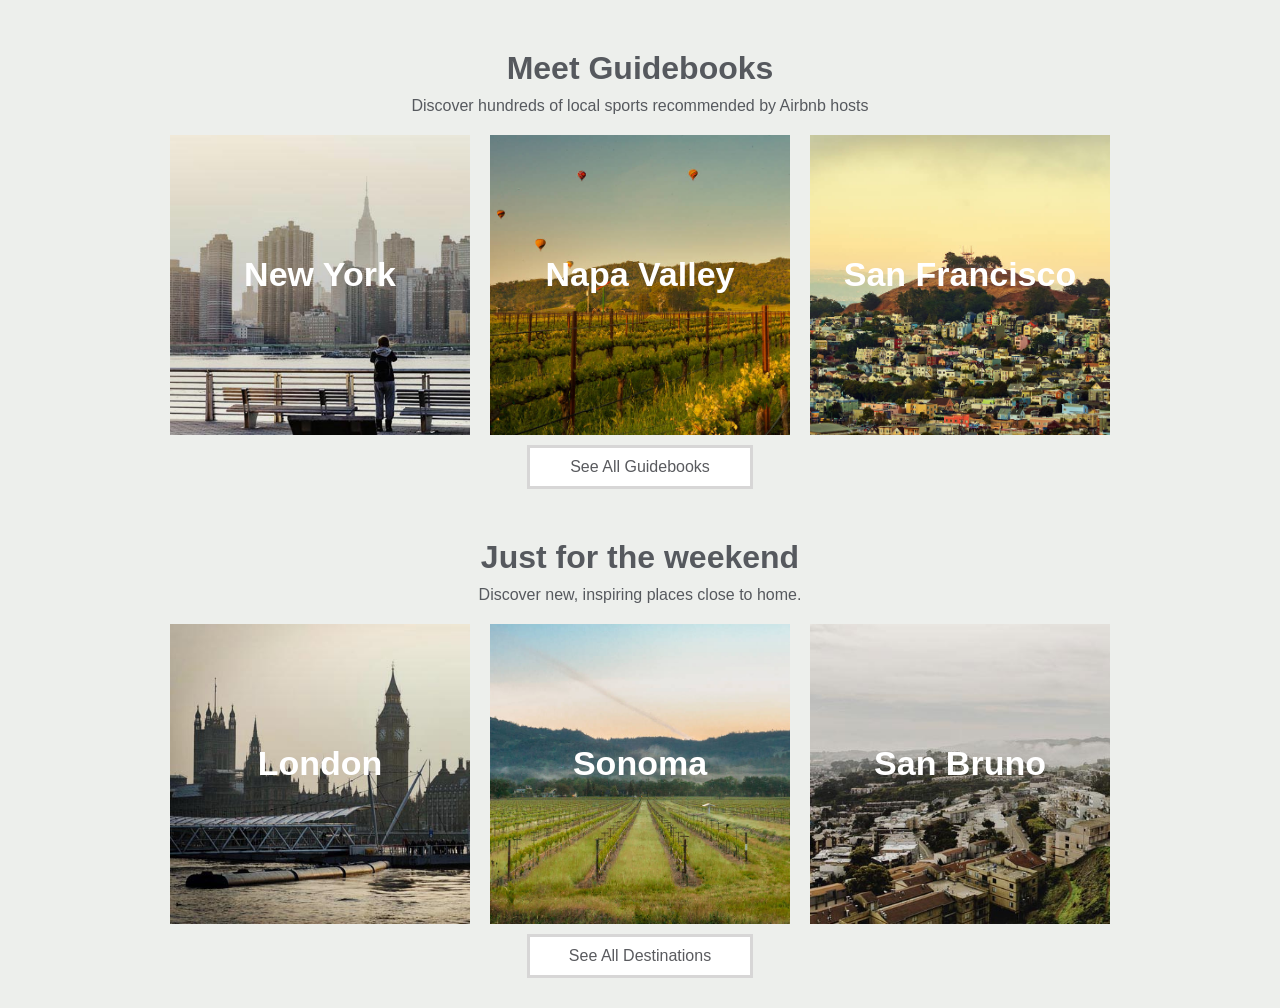
<file: index.html>
<!DOCTYPE html>
<html lang="en">
<head>
  <meta charset="UTF-8">
  <meta name="viewport" content="width=device-width, initial-scale=1">
  <link rel="stylesheet" type="text/css" href="css/style.css">
  <title>CSS AirBnB</title>
</head>
<body>
  <h1>Meet Guidebooks</h1>
  <h4>Discover hundreds of local sports recommended by Airbnb hosts</h5>
  <div class="container">
    <div class="box new-york">New York</div>
    <div class="box napa">Napa Valley</div>
    <div class="box san-francisco-2">San Francisco</div>
  </div>
  <div class="the-button">See All Guidebooks</div>

  <h1>Just for the weekend</h1>
  <h4>Discover new, inspiring places close to home.</h5>
  <div class="container">
    <div class="box london">London</div>
    <div class="box sonoma">Sonoma</div>
    <div class="box san-francisco">San Bruno</div>
  </div>

  <div class="the-button">See All Destinations</div>

</body>
</html>
</file>
<file: css/style.css>
body {
    text-align: center;
    font-family: Helvetica, Arial, sans-serif;
    background-color: #edefec;
}

h1, h4 {
    color: #56595e;
    margin: 5px 0
}

.the-button{
    border: solid 3px #5756563d;
    background-color: #ffffff;
    color: #595a5e;
    width: 200px;
    padding: 10px;
    margin: 0 auto 30px auto;
}

.container{
    display: flex;
    align-items: center;
    justify-content: center;
}

.box {
    height: 300px;
    width: 300px;
    margin: 10px;
    box-sizing: border-box;
    text-align: center;
    font-size: 34px;
    font-weight: 600;
    padding: 120px 0;
    background-size: cover;
    color: white;
}

h4{
    margin: 10px auto;
    font-weight:400;
}

h1 {
    margin-top: 50px;
}

button{
    display: flex;
    text-align: center;
    align-items: flex-end;
}

.london {
    background-image: url(../lib/img/london.jpg);
}

.napa {
    background-image: url(../lib/img/napa.jpg);
}

.new-york {
    background-image: url(../lib/img/new-york.jpg);
}

.san-francisco-2 {
    background-image: url(../lib/img/san-francisco-2.jpg);
}

.san-francisco {
    background-image: url(../lib/img/san-francisco.jpg);
}

.sonoma {
    background-image: url(../lib/img/sonoma.jpg);
}
</file>
